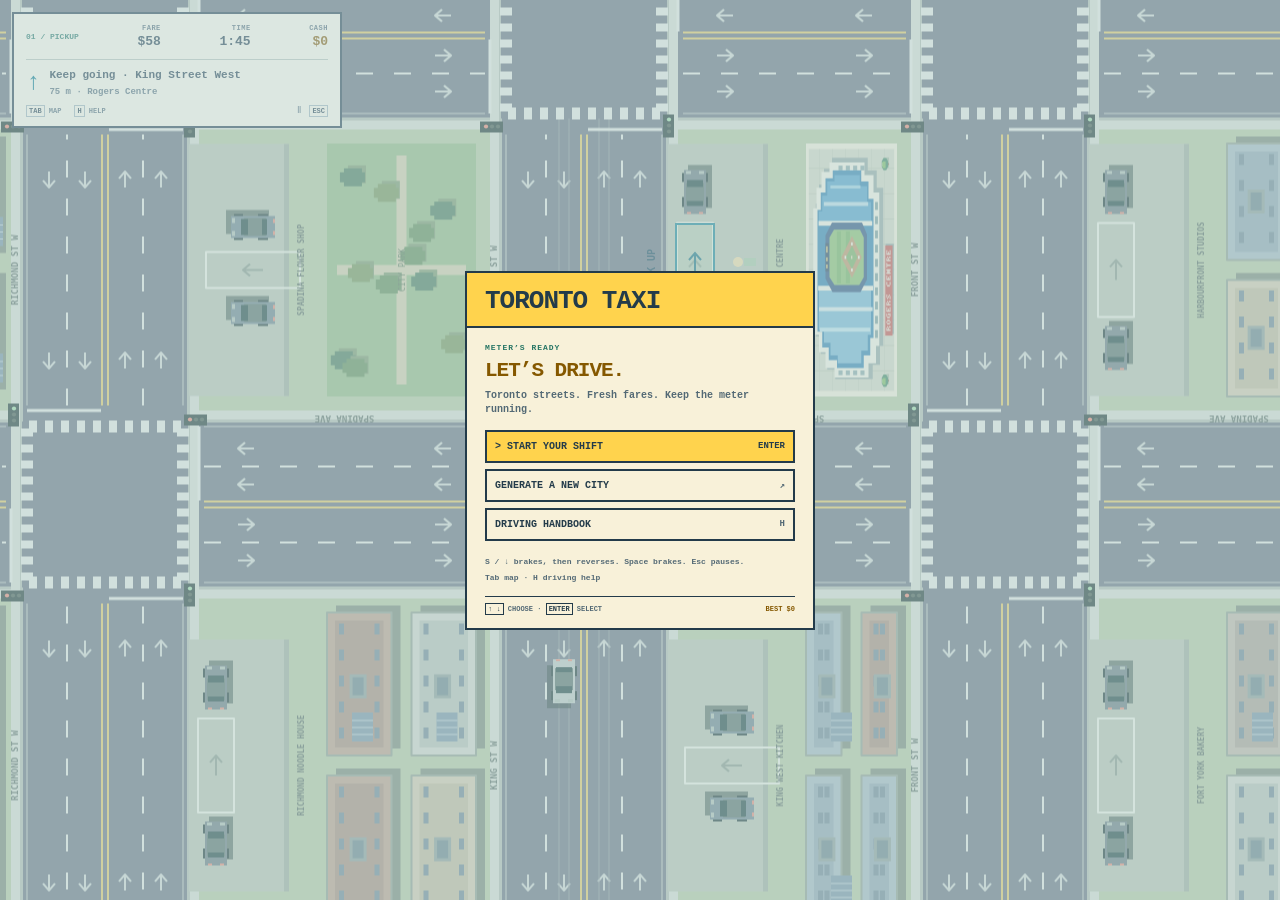
<file: index.html>
<!doctype html>
<html lang="en"><head><meta charset="utf-8"><meta name="viewport" content="width=device-width,initial-scale=1"><meta name="theme-color" content="#fff8e4"><meta name="description" content="A daylight taxi arcade inspired by Toronto. Explore an endless city, pick up fares, and park with care. Play with your keyboard."><title>Toronto Taxi · Endless City Driving</title><link rel="icon" href="data:image/svg+xml,%3Csvg xmlns='http://www.w3.org/2000/svg' viewBox='0 0 64 64'%3E%3Crect x='4' y='16' width='56' height='32' fill='%23ffd35c'/%3E%3Cpath d='M20 16V8h24v8' fill='%23ffe9a1'/%3E%3Cpath d='M12 26h40v12H12' fill='%23203935'/%3E%3C/svg%3E"><link rel="stylesheet" href="style.css?v=toronto-8"></head>
<body>
<header class="top"><div class="brand"><span class="checkers" aria-hidden="true"></span><b>TORONTO TAXI</b><span class="brand-sub">CITY DRIVING</span></div><div class="top-center"><span class="live-dot"></span><span id="district">OLD TOWN</span></div><div class="top-right"><span id="qualityTag">60 FPS</span></div></header>
<main><section class="playfield" aria-label="Taxi driving game">
<canvas id="game" tabindex="0" aria-label="Heading-up Toronto-inspired city. The cab stays centered and faces up while the city turns. W or up accelerates. A and D or left and right steer. S or down brakes and reverses. Space brakes. Escape pauses. Tab shows the map. H opens driving help."></canvas>
<div id="notice" class="notice" aria-live="polite"><span id="noticeTitle"></span><small id="noticeText"></small></div>
<div id="parkingPanel" class="parking-panel hidden"><div id="parkTitle">PULL INTO THE BAY</div><p id="parkHint"></p><div class="park-track"><i id="parkProgress"></i></div></div>
<div class="touch-controls" aria-label="Touch driving controls"><button data-control="left" aria-label="Steer left">←</button><button data-control="right" aria-label="Steer right">→</button><button data-control="brake" aria-label="Brake">■</button><button data-control="down" aria-label="Reverse">↓</button><button data-control="up" aria-label="Accelerate">↑</button></div>
</section>
<aside class="dispatch" aria-label="Current fare and driving directions">
<div class="hud-row"><span id="stage">01 / PICKUP</span><span class="hud-stat"><small>FARE</small><b id="fareValue">$76</b></span><span class="hud-stat"><small>TIME</small><b id="jobTimer">1:45</b></span><span class="hud-stat"><small>CASH</small><b id="cash">$0<span>.00</span></b></span></div>
<div class="nav-prompt"><span id="turnIcon">↗</span><div><b id="nextDirection">Your drive starts here</b><small id="distance">A new fare is waiting.</small></div></div>
<div class="hud-shortcuts"><span><kbd>TAB</kbd> MAP</span><span><kbd>H</kbd> HELP</span><button id="pauseBtn" aria-label="Pause game">Ⅱ <kbd>ESC</kbd></button></div>
</aside>
<section class="map-section" aria-label="Toggleable city map"><div class="section-title"><span>CITY MAP</span><span id="mapHint">YOU ● / FARE ◇</span></div><canvas id="minimap" width="254" height="205" aria-label="City map, taxi position, and route to the active fare"></canvas><div class="map-meta"><span class="clock" id="clock">16:15</span><span id="heat">STEADY STREETS</span><span>CAB <b id="condition">100%</b></span></div><div class="map-caption"><span id="cityLabel">TORONTO / 8427</span><span><kbd>TAB</kbd> CLOSE</span></div></section>
<div class="hud-secondary" hidden><span id="fares">0 fares</span><i id="timerBar"></i><span id="avatar">J</span><h2 id="person">Jules</h2><span id="riderStatus">Waiting for a ride</span><div id="pickupStop" class="stop active"><b id="pickupPlace">Noodle Club</b><span id="pickupStreet">Harbor Street</span></div><div id="dropoffStop" class="stop"><b id="dropoffPlace">Central Arcade</b><span id="dropoffStreet">Harbor Street</span></div><b id="bayType">PARALLEL PARKING</b><small id="bayTip">Face the arrow. Stop inside the bay.</small><i id="conditionBar"></i><span id="hearts">● ● ●</span><span id="sidebarNote">One city. One cab. As long as you can keep going.</span><b id="speed">0</b><span id="gear">D</span><small id="roadLimit">CITY / 45</small></div>
</main><footer><span><kbd>WASD</kbd> / <kbd>↑ ↓ ← →</kbd> DRIVE</span><span><kbd>S / ↓</kbd> BRAKE / REVERSE</span><span><kbd>SPACE</kbd> BRAKE</span><span><kbd>ESC</kbd> PAUSE</span><span><kbd>H</kbd> HANDBOOK</span><span><kbd>L</kbd> LOW POWER</span><span><kbd>R</kbd> UNSTUCK</span><span id="soundLabel"><kbd>M</kbd> SOUND ON</span></footer>
<div id="overlay" class="overlay"><div class="menu-shell" id="menuShell"><div class="menu-left"><div class="menu-eyebrow"><span class="checkers"></span> DAYLIGHT ARCADE</div><h1>TORONTO <em>TAXI</em></h1><p class="menu-description">Endless city driving.</p><div class="menu-art" aria-hidden="true"><div class="speed-lines"></div><svg viewBox="0 0 160 108" shape-rendering="crispEdges"><path fill="#8daeb8" d="M8 53V35h12v18h8V25h16v28h12V39h16v14h6V28h4v-7h-4v-6h6V0h2v15h6v6h-4v7h4v25h8V33h16v20h8V21h12v32h7V39h12v14z"/><path fill="#aec9cc" d="M0 53h160v3H0z"/><g transform="translate(16 51)"><path fill="#070b12" d="M20 12h24v8H20zm64 0h24v8H84zM20 44h24v8H20zm64 0h24v8H84z"/><path fill="#ffe04b" d="M12 20h104v24H12zM20 16h88v32H20z"/><path fill="#e9aa28" d="M28 20h48v24H28z"/><path fill="#2a6670" d="M36 20h16v24H36zm20 0h16v24H56z"/><path fill="#eef5df" d="M48 28h12v8H48zm60-8h8v8h-8zm0 16h8v8h-8z"/><path fill="#ff7185" d="M12 20h4v8h-4zm0 16h4v8h-4z"/><path fill="#eef5df" d="M84 20h4v4h-4zm4 4h4v4h-4zm4-4h4v4h-4zm-8 16h4v4h-4zm4 4h4v4h-4zm4-4h4v4h-4z"/></g></svg></div><div class="menu-stamp">ENDLESS CITY DRIVING <span>TORONTO</span></div></div><div class="menu-right"><div class="menu-kicker" id="menuKicker">METER'S READY</div><h2 id="menuTitle">Start driving.</h2><p id="menuSubtitle">Pick up a fare. Cruise through the city. Ease into the perfect park.</p><div id="menuOptions"></div><div class="menu-controls"><div><kbd>W</kbd><kbd>A</kbd><kbd>S</kbd><kbd>D</kbd><span>/ arrow keys to drive</span></div><p><b>W / ↑</b> accelerates. <b>A D / ← →</b> steers.</p><p><b>S / ↓</b> brakes, then reverses. <b>Space</b> brakes. <b>Esc</b> pauses.</p><p><b>Tab</b> map · <b>H</b> driving help</p></div><div class="menu-bottom"><span><kbd>↑ ↓</kbd> CHOOSE · <kbd>ENTER</kbd> SELECT</span><span id="best">BEST $0</span></div></div></div><div id="handbook" class="handbook hidden"><div class="menu-kicker">DRIVER'S HANDBOOK</div><h2>HOW TO PLAY</h2><div class="handbook-grid"><section><b>01 / FEEL THE CAB</b><p>W or ↑ accelerates. A/D or ←/→ steers. S or ↓ brakes, then reverses. Space brakes. Build speed gently and ease off before turning. Steering reverses naturally when backing up. Your cab stays nose-up on screen as the city turns.</p></section><section><b>02 / EARN THE FARE</b><p>Follow the blue route to the marked bay. Park slowly, line up with the arrow and hold still. Riders get in and out automatically.</p></section><section><b>03 / PARK LIKE A PRO</b><p>Parallel bays have cars on both ends. Approach from the road and ease into the gap. Reverse bays point toward the street: nose out, back in at least a car's half-length.</p></section><section><b>04 / READ THE STREETS</b><p>This Toronto-inspired street layout is simplified for arcade driving. Keep right. Signals cycle red, amber and green. Entering on red costs $12 and 5 seconds. The bottom expressway has two lanes each way and merging slip roads.</p></section><section><b>05 / KEEP ROLLING</b><p>Finish fares for cash, tips and small repairs. Traffic follows morning, lunch and evening traffic waves. Deadlines tighten with each fare. Three missed fares or a wrecked cab ends your drive. There are no levels.</p></section><section><b>06 / KEYBOARD ALL THE WAY</b><p>Tab shows or hides the city map. H opens this handbook. Esc/P pauses. R calls a tow for $15 and 10 seconds. L toggles 30 FPS low power. M toggles sound. Menus use ↑/↓ and Enter. New city generates a new map.</p></section></div><button id="closeHelp">PRESS ENTER TO RETURN <span>↵</span></button></div></div>
<script src="engine.js?v=toronto-8"></script><script src="landmarks.js?v=toronto-8"></script><script src="game.js?v=toronto-8"></script></body></html>
</file>
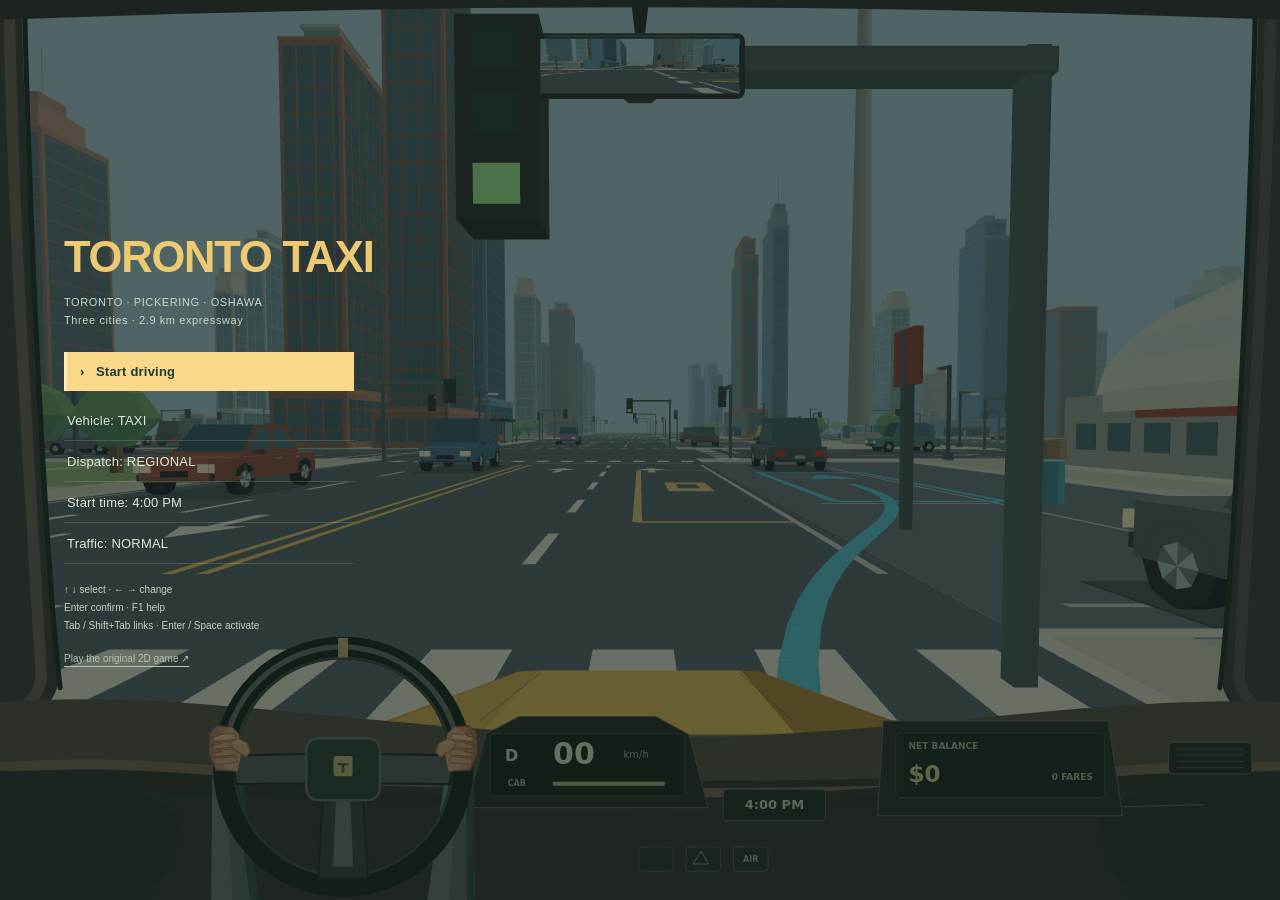
<file: 3d/index.html>
<!doctype html>
<html lang="en"><head><meta charset="utf-8"><meta name="viewport" content="width=device-width,initial-scale=1"><meta name="theme-color" content="#202a29"><title>Toronto Taxi · Driver's Seat</title><link rel="icon" href="data:image/svg+xml,%3Csvg xmlns='http://www.w3.org/2000/svg' viewBox='0 0 64 64'%3E%3Crect y='14' width='64' height='40' rx='12' fill='%23e6b844'/%3E%3Crect x='13' y='20' width='38' height='15' rx='4' fill='%232b4148'/%3E%3C/svg%3E"><link rel="stylesheet" href="style.css?v=spatial-24"></head>
<body><main id="game" aria-label="Toronto Taxi three dimensional keyboard driving game"><canvas id="world" aria-hidden="true"></canvas><canvas id="interior" aria-hidden="true"></canvas>
<div id="hud" hidden><div class="dispatch"><div class="eyebrow" id="stage">PICKUP 01</div><div class="destination" id="destination"></div><div class="sub"><span id="distance"></span><span id="timer"></span><span id="chances"></span></div></div><div id="navigation"><span id="nav-arrow">↑</span><div><b id="nav-action">Follow the blue line</b><small id="street"></small></div></div><div id="parking" hidden><strong id="parking-title"></strong><span id="parking-detail"></span><i><em id="park-progress"></em></i></div><div id="toast" role="status" aria-live="polite" hidden><b></b><span></span></div><div id="hint">WASD / arrows · Space brake · Q/E look · C rear · Esc pause</div><span id="look-label" hidden>REARWARD GLANCE · RELEASE C TO FACE FORWARD</span></div>
<section id="menu" aria-label="Game menu"><div class="panel"><h1>TORONTO TAXI</h1><p class="region-tagline">TORONTO · PICKERING · OSHAWA<br>Three cities · 2.9 km expressway</p><p id="menu-description">Take the wheel in downtown Toronto.<br>Read the lights. Find your gap. Make the fare.</p><div id="menu-buttons"></div><p class="menu-keys">↑ ↓ select · ← → change<br>Enter confirm · F1 help<br>Tab / Shift+Tab links · Enter / Space activate</p><a href="https://greenkeewi.github.io/night-shift-taxi/">Play the original 2D game ↗</a></div><div class="edition"><span id="seed-label"></span></div></section>
<section id="handbook" hidden aria-label="Driving handbook"><div class="panel wide"><div class="eyebrow">YOUR FIRST SHIFT</div><h2>Keep it smooth.</h2><div class="guide-grid"><div><b>01 · Take the wheel</b><p>W / ↑ accelerates. A D / ← → steer.<br>S / ↓ brakes, then reverses. Space brakes.<br>Q / E glance left / right. Hold C to look behind.<br>Hold Shift with the pedals for slow, precise control.<br>Tap steering for fine corrections; hold for a tighter turn.</p></div><div><b>02 · Follow the lane</b><p>Blue arrows lead to your rider. Amber arrows lead to their destination. Stop before red signals. A right turn on red needs a full stop and a clear crossing. Cars use two lanes in each direction.</p></div><div><b>03 · Pull in neatly</b><p>Match the bay’s arrow, center the cab and stop. Watch the parking guide near a bay. Reverse bays need a real backward approach; look behind with C.<br>Bus: approach each green stop forward, straighten up and hold still until boarding finishes.</p></div><div><b>04 · Keep the shift going</b><p>Earn fares and tips. Each delivery repairs your cab. Three missed calls or an empty condition gauge ends the shift. Choose your starting time and traffic level on the title screen. Fines can put your net balance below zero.</p></div></div><p class="controls">Tab regional map · Esc / P pause · F1 help · H horn · R roadside assist ($15) · L low power · M sound</p><p>All menus work with the keyboard. Stylized GTA corridor: Toronto, Pickering and Oshawa. Choose Regional, Intercity or Local taxi dispatch, or bus service 509 / 900. Spadina feeds the western Toronto ramps. Other avenues pass beneath the curved viaduct. Use the outer collectors for city exits; move between express and collectors only at the marked openings. The geography is fictional, not a street map.</p><button id="close-guide">Enter · Back to driving</button></div></section>
<section id="map-panel" hidden><div class="map-head"><b>GTA LAKESHORE · DISPATCH MAP</b><span>Tab / Esc to close · Shift paused</span></div><canvas id="map"></canvas></section>
<section id="unsupported" hidden><div class="panel"><div class="eyebrow">THE CAB NEEDS A DIFFERENT ENGINE</div><h2>3D isn’t available here.</h2><p id="error-copy">This browser couldn’t start WebGL. Try a browser with hardware acceleration enabled, or play the lightweight 2D edition.</p><a class="button" href="https://greenkeewi.github.io/night-shift-taxi/">Open the 2D game</a></div></section><noscript><p class="noscript">JavaScript is needed to drive this cab.</p></noscript></main>
<script src="spatial.js?v=spatial-24"></script><script src="highway.js?v=spatial-24"></script><script src="roads.js?v=spatial-24"></script><script src="region.js?v=spatial-24"></script><script src="engine3d.js?v=spatial-24"></script><script src="renderer.js?v=spatial-24"></script><script src="aircraft.js?v=spatial-24"></script><script src="software.js?v=spatial-24"></script><script src="city.js?v=spatial-24"></script><script src="regional-scene.js?v=spatial-24"></script><script src="cockpit.js?v=spatial-24"></script><script src="audio.js?v=spatial-24"></script><script src="game.js?v=spatial-24"></script></body></html>
</file>
<file: style.css>
:root{--ink:#233b4a;--dark:#f8f1d9;--deep:#fff9e8;--cream:#233b4a;--muted:#536975;--yellow:#855800;--cab:#ffd34d;--mint:#267564;--line:#233b4a;--red:#b54443;font-family:'Courier New',ui-monospace,monospace;color:var(--ink);background:var(--dark);font-synthesis:none;font-weight:700;color-scheme:light}
*{box-sizing:border-box}body{margin:0;height:100dvh;overflow:hidden}button{font:inherit;cursor:pointer;border-radius:0}button:focus-visible{outline:3px solid #2776a3;outline-offset:3px}kbd{font:inherit;font-size:9px;border:1px solid var(--line);padding:1px 3px;white-space:nowrap;color:var(--cream)}button kbd{margin-left:7px}.hidden{display:none!important}canvas{image-rendering:pixelated;image-rendering:crisp-edges}
.top{height:36px;display:flex;align-items:center;justify-content:space-between;padding:0 12px;border-bottom:2px solid var(--line);gap:12px;background:var(--cab)}.brand{display:flex;gap:8px;align-items:center;font-size:15px;letter-spacing:1px;color:var(--ink)}.brand-sub{display:none}.checkers{display:inline-block;width:16px;height:16px;background:conic-gradient(var(--ink) 25%,transparent 0 50%,var(--ink) 0 75%,transparent 0);background-size:8px 8px;flex-shrink:0}.top-center{display:flex;align-items:center;gap:7px;font-size:9px;letter-spacing:1px;color:var(--muted)}.live-dot{width:5px;height:5px;background:var(--mint);display:inline-block}.top-right{display:flex;align-items:center;gap:15px}.clock{font-size:15px;color:var(--ink);font-variant-numeric:tabular-nums}#qualityTag{font-size:8px;color:var(--muted)}.top button{border:0;background:transparent;color:var(--cream);font-size:12px;padding:4px}
main{height:calc(100dvh - 62px);display:grid;grid-template-columns:minmax(0,1fr) 240px}.playfield{position:relative;overflow:hidden;min-height:0;background:#b9d2d8}#game{display:block;width:100%;height:100%;outline:none}.world-label{position:absolute;top:10px;left:12px;font-size:8px;color:var(--ink);letter-spacing:1px;pointer-events:none;display:flex;gap:6px;align-items:center;background:var(--deep);padding:4px 6px;border:2px solid var(--line)}.world-label-right,.tiny-square{display:none}
.dispatch{background:var(--dark);border-left:2px solid var(--line);padding:14px 12px;overflow:auto;scrollbar-width:thin;scrollbar-color:var(--line) var(--dark);z-index:2}.dispatch-heading,.sidebar-note{display:none}.earnings{padding:0 0 14px;border-bottom:2px solid var(--line)}.earnings>span{font-size:9px;letter-spacing:1px;color:var(--muted)}.earnings>b{display:block;font-size:36px;line-height:1.1;letter-spacing:-1px;color:var(--yellow);font-variant-numeric:tabular-nums;margin:5px 0 7px}.earnings>b span{display:none}.earnings>div{display:flex;justify-content:space-between;align-items:center;font-size:9px;gap:6px}.earnings>div>span:last-child{font-size:8px;color:var(--mint);text-align:right}.job-card{padding:13px 0 0}.eyebrow{display:flex;justify-content:space-between;align-items:center;font-size:9px;letter-spacing:1px;color:var(--yellow)}.eyebrow>span:last-child{font-size:23px;letter-spacing:0;line-height:1;color:var(--cream)}.timer-track,.condition-track{height:5px;background:#c8d3c9;margin-top:8px;overflow:hidden}.timer-track i,.condition-track i{display:block;height:100%;width:100%;background:var(--mint)}.rider{display:flex;align-items:center;gap:7px;margin:13px 0}.avatar{display:none}.rider h2{font-size:13px;margin:0 0 3px}.rider div>span{font-size:8px;color:var(--muted)}.fare-value{margin-left:auto;color:var(--yellow);font-size:16px}.stops{padding:0}.stop{position:relative;display:flex;gap:9px;padding:0 0 12px}.stop>i{width:6px;height:6px;border:2px solid var(--muted);margin-top:4px;flex-shrink:0}.stop.active>i{background:var(--mint);border-color:var(--mint)}.stop small{display:block;font-size:8px;letter-spacing:1px;color:var(--muted);margin-bottom:4px}.stop b{display:block;font-size:11px;margin-bottom:3px;line-height:1.25}.stop span{font-size:8px;color:var(--muted)}.stop.active b{color:var(--mint)}.parking-type{display:flex;gap:7px;padding:10px 0;border-top:1px solid var(--line);border-bottom:2px solid var(--line)}.parking-type>span{color:var(--yellow);font-size:16px}.parking-type b{display:block;font-size:9px;margin-bottom:4px;color:var(--yellow)}.parking-type small{font-size:9px;display:block;color:var(--muted);line-height:1.5}.map-section{margin-top:13px}.section-title{display:flex;justify-content:space-between;font-size:8px;letter-spacing:1px;color:var(--muted)}.section-title>span:last-child{font-size:7px;letter-spacing:0}#minimap{display:block;width:100%;height:auto;max-height:165px;background:#b9d2d8;margin-top:7px;border:2px solid var(--line)}.map-legend{display:none}.cab-status{margin-top:14px}.cab-status>div:first-child,.trust{display:flex;justify-content:space-between;font-size:9px;letter-spacing:.5px;color:var(--muted)}.cab-status b{font-size:10px;color:var(--cream)}.condition-track{margin-top:6px;height:5px}.trust{margin-top:12px;align-items:center}.trust>span:last-child{color:var(--red);letter-spacing:3px;font-size:12px}
footer{height:26px;background:var(--deep);border-top:2px solid var(--line);color:var(--muted);display:flex;align-items:center;justify-content:center;padding:0 12px;gap:15px;font-size:8px;letter-spacing:.2px}footer kbd{margin-right:3px}
.speedometer{position:absolute;left:12px;bottom:14px;color:var(--cream);background:var(--deep);padding:7px 9px;min-width:100px;border:2px solid var(--line);display:flex;align-items:center;gap:12px;pointer-events:none}.speedometer>div{display:flex;align-items:baseline;gap:4px}.speedometer b{font-size:27px;line-height:1;letter-spacing:-1px}.speedometer span{font-size:8px;color:var(--muted)}.speedometer>span{color:var(--yellow);font-size:13px}.speedometer small{display:none}.nav-prompt{position:absolute;bottom:14px;left:122px;display:flex;align-items:center;gap:9px;color:var(--cream);padding:7px 11px;background:var(--deep);border:2px solid var(--line);max-width:calc(100% - 136px);pointer-events:none;min-height:45px}.nav-prompt>span{font-size:25px;line-height:1;color:var(--mint)}.nav-prompt b{display:block;font-size:11px;line-height:1.2}.nav-prompt small{display:block;font-size:9px;color:var(--muted);margin-top:4px}.notice{position:absolute;left:50%;top:38px;transform:translateX(-50%);background:var(--deep);color:var(--cream);padding:10px 14px;border:2px solid var(--yellow);max-width:460px;width:max-content;opacity:0;pointer-events:none}.notice.show{opacity:1}.notice>span{font-size:11px;letter-spacing:.5px;color:var(--yellow);display:block}.notice small{font-size:10px;display:block;margin-top:5px;max-width:340px;line-height:1.5}.notice.bad{border-color:var(--red)}.notice.bad>span{color:var(--red)}.notice.good{border-color:var(--mint)}.notice.good>span{color:var(--mint)}.parking-panel{position:absolute;left:50%;bottom:82px;transform:translateX(-50%);background:var(--deep);border:2px solid var(--mint);color:var(--cream);padding:10px 14px;width:325px;max-width:90%;text-align:center;pointer-events:none}.parking-panel>div:first-child{font-size:11px;letter-spacing:1px;color:var(--mint)}.parking-panel p{font-size:10px;margin:7px 0;line-height:1.5}.park-track{height:6px;background:var(--line)}.park-track i{height:100%;background:var(--yellow);display:block;width:0}
.overlay{position:fixed;inset:36px 0 26px;background:#bdd8dcdd;z-index:5;display:flex;align-items:center;justify-content:center;padding:24px;overflow:auto}.menu-shell{display:grid;grid-template-columns:260px 1fr;max-width:660px;width:100%;border:3px solid var(--line);background:var(--dark)}.menu-left{padding:26px 24px;position:relative;overflow:hidden;display:flex;flex-direction:column;border-right:2px solid var(--line);background:#d6e7e7}.menu-eyebrow{font-size:9px;letter-spacing:1px;display:flex;align-items:center;gap:9px;color:var(--mint)}.menu-left h1{font-size:42px;line-height:1;letter-spacing:-2px;margin:28px 0 12px;font-weight:900;color:var(--ink)}.menu-left h1 em{font-style:normal;font-size:68px;letter-spacing:-3px;color:var(--ink)}.menu-description{font-size:10px;line-height:1.6;color:var(--muted);margin:0 0 18px}.menu-stamp,.speed-lines{display:none}.menu-art{height:135px;margin:auto 0 0}.menu-art svg{display:block;width:100%;height:100%;shape-rendering:crispEdges}.menu-right{padding:25px 24px;display:flex;flex-direction:column}.menu-kicker{font-size:9px;color:var(--mint);letter-spacing:1px}.menu-right h2{font-size:28px;letter-spacing:-1px;margin:10px 0;text-transform:uppercase;color:var(--yellow)}.menu-right>p{font-size:10px;line-height:1.6;color:var(--muted);margin:0 0 18px}.menu-option{width:100%;border:2px solid var(--line);background:transparent;display:flex;justify-content:space-between;align-items:center;padding:11px 10px;margin-bottom:7px;color:var(--cream);font-size:11px;text-align:left;text-transform:uppercase;gap:10px}.menu-option.selected{background:var(--cab);color:var(--ink);border-color:var(--line)}.menu-option.selected>span:first-child:before{content:'> '}.menu-option .option-key{font-size:9px;color:var(--muted)}.menu-option.selected .option-key{color:var(--ink)}.menu-controls{margin-top:11px;color:var(--muted);font-size:9px;line-height:1.6}.menu-controls>div{display:flex;align-items:center;gap:3px}.menu-controls kbd{font-size:9px;padding:1px 3px}.menu-controls>div span{margin-left:4px}.menu-controls p{margin:7px 0}.menu-bottom{display:flex;justify-content:space-between;align-items:center;gap:10px;font-size:8px;border-top:1px solid var(--line);margin-top:10px;padding-top:12px;color:var(--muted)}.menu-bottom kbd{font-size:7px;padding:1px 2px}#best{color:var(--yellow);white-space:nowrap}
.handbook{background:var(--dark);border:3px solid var(--line);max-width:760px;padding:26px;width:100%;max-height:100%;overflow:auto}.handbook h2{font-size:28px;letter-spacing:-1px;margin:10px 0 22px;color:var(--yellow);text-transform:uppercase}.handbook-grid{display:grid;grid-template-columns:1fr 1fr;gap:21px}.handbook-grid b{font-size:10px;color:var(--mint)}.handbook-grid p{font-size:11px;line-height:1.7;color:var(--muted);margin:8px 0 0}.handbook button{width:100%;background:var(--cab);border:2px solid var(--line);color:var(--ink);padding:13px;text-align:left;font-size:11px;margin-top:24px}.handbook button span{float:right}.touch-controls{display:none}
@media(max-height:760px) and (min-width:761px){.dispatch{padding-top:10px}.earnings{padding-bottom:10px}.earnings>b{font-size:30px}.job-card{padding-top:10px}.rider{margin:10px 0}.stop{padding-bottom:9px}.parking-type{padding:8px 0}.map-section{margin-top:10px}#minimap{height:120px}.cab-status{margin-top:10px}.trust{margin-top:9px}}
@media(max-height:620px) and (min-width:761px){.dispatch{padding-top:8px}.earnings>b{font-size:25px;margin:3px 0 5px}.rider{margin:8px 0}.stop span,.rider div>span{display:none}.parking-type{padding:7px 0}#minimap{height:95px}.menu-left h1{font-size:42px;margin-top:18px}.menu-shell{max-width:650px}.menu-left,.menu-right{padding-top:18px;padding-bottom:18px}.menu-right>p{margin-bottom:10px}.menu-controls{margin-top:4px}.menu-option{padding:9px}}
@media(max-width:1100px){footer span:nth-child(n+6){display:none}}
@media(max-width:1000px){.top-center{display:none}footer{gap:13px}.nav-prompt b{font-size:10px}}
@media(max-width:760px){.top{padding:0 10px}.brand{font-size:13px}.top-right{gap:10px}#qualityTag{display:none}main{grid-template-columns:1fr;grid-template-rows:minmax(180px,1fr) 144px}.dispatch{padding:9px 10px;display:grid;grid-template-columns:102px minmax(0,1fr);grid-template-rows:1fr;gap:12px;border-left:0;border-top:2px solid var(--line);overflow:hidden}.earnings{padding:0;border:0}.earnings>span{font-size:8px}.earnings>b{font-size:29px;margin:5px 0}.earnings>div{display:block;line-height:1.7;font-size:8px}.earnings>div span{display:block}.earnings>div>span:last-child{text-align:left;font-size:7px}.job-card{padding:0}.eyebrow{font-size:8px}.eyebrow>span:last-child{font-size:18px}.timer-track{margin-top:5px;height:3px}.rider{margin:7px 0}.rider h2{font-size:10px}.rider div>span{display:none}.fare-value{font-size:12px}.stops{display:flex;gap:8px}.stop{padding:0;gap:5px;flex:1}.stop small{font-size:7px;margin-bottom:3px}.stop b{font-size:9px}.stop span{display:none}.stop>i{width:5px;height:5px;margin-top:2px}.parking-type{padding:5px 0 0;border:0;gap:5px}.parking-type>span{display:none}.parking-type b{font-size:7px;display:inline;margin-right:5px}.parking-type small{font-size:8px;display:inline}.map-section{display:none}.cab-status{position:absolute;right:10px;bottom:29px;display:flex;gap:10px;margin:0;font-size:8px}.cab-status>div:first-child{font-size:7px;gap:5px;align-items:center}.cab-status b{font-size:8px}.condition-track{display:none}.trust{margin:0;font-size:7px;gap:5px}.trust>span:last-child{font-size:8px;letter-spacing:1px}footer{justify-content:flex-start;padding:0 8px;gap:10px;font-size:7px}footer span:nth-child(n+5){display:none}footer kbd{font-size:7px}.world-label{top:8px;left:8px;font-size:7px}.speedometer{bottom:10px;left:8px;min-width:85px;padding:6px;gap:8px}.speedometer b{font-size:23px}.nav-prompt{bottom:10px;left:101px;max-width:calc(100% - 109px);padding:6px 8px;gap:7px;min-height:39px}.nav-prompt b{font-size:9px}.nav-prompt small{font-size:8px}.nav-prompt>span{font-size:21px}.notice{top:34px;max-width:calc(100% - 16px);padding:8px 10px}.notice>span{font-size:9px}.notice small{font-size:9px}.parking-panel{bottom:66px;width:280px;padding:8px 10px}.parking-panel>div:first-child{font-size:10px}.parking-panel p{font-size:9px}.overlay{padding:14px}.menu-shell{grid-template-columns:1fr;max-width:390px}.menu-left{padding:17px 20px 14px;border-right:0;border-bottom:2px solid var(--line);display:block}.menu-eyebrow{font-size:8px}.menu-left h1{font-size:31px;letter-spacing:-1px;margin:12px 0 0}.menu-left h1 br{display:none}.menu-left h1 em{margin-left:8px;font-size:31px;letter-spacing:-1px}.menu-description{font-size:9px;margin:8px 0 0}.menu-art{display:none}.menu-right{padding:19px 20px}.menu-right h2{font-size:25px;margin:8px 0}.menu-right>p{margin-bottom:12px}.menu-controls{margin-top:7px}.menu-bottom{padding-top:10px;font-size:7px}.handbook{padding:21px}.handbook h2{font-size:22px}.handbook-grid{grid-template-columns:1fr;gap:17px}}
@media(max-width:420px){footer span:nth-child(2){display:none}.cab-status{gap:6px}.trust>span:first-child{display:none}.menu-left h1{font-size:28px}.menu-left h1 em{font-size:28px}.top-right{gap:6px}.brand{font-size:12px}footer{gap:8px}}
@media(pointer:coarse){.touch-controls{position:absolute;bottom:66px;left:8px;right:8px;display:flex;gap:8px;justify-content:space-between}.touch-controls button{background:var(--deep);border:2px solid var(--line);color:var(--cream);width:42px;height:42px;font-size:20px;touch-action:none}.touch-controls button:nth-child(3){margin-left:auto}.parking-panel{bottom:121px}.playfield{touch-action:none}}

/* Full-screen driving: one compact, keyboard-first fare HUD. */
.top,body>footer,.world-label,.speedometer,.hud-secondary{display:none!important}
main{position:fixed;inset:0;display:block;width:100%;height:100dvh}
.playfield{position:absolute;inset:0;width:100%;height:100%;min-height:0}
.dispatch{position:absolute;top:12px;left:12px;display:block;width:330px;max-width:calc(100% - 24px);padding:10px 12px;border:2px solid var(--line);background:var(--deep);overflow:visible;z-index:2}
.hud-row{display:flex;align-items:center;justify-content:space-between;gap:9px;font-size:9px;line-height:1.15}
#stage{font-size:8px;color:var(--mint);white-space:nowrap}
.hud-stat{display:flex;flex-direction:column;gap:3px;align-items:flex-end;font-variant-numeric:tabular-nums;white-space:nowrap}
.hud-stat small{font-size:7px;color:var(--muted);letter-spacing:.5px}
.hud-stat b{font-size:13px;color:var(--ink)}
.hud-stat #cash{color:var(--yellow)}
#cash>span{display:none}
.nav-prompt{position:static;display:flex;gap:9px;max-width:none;min-height:0;margin:9px 0 0;padding:8px 0 0;border:0;border-top:1px solid #bbc4b7;background:transparent}
.nav-prompt>span{flex:none;font-size:24px;color:#007589}
.nav-prompt>div{min-width:0}
.nav-prompt b{font-size:11px;line-height:1.35;overflow-wrap:anywhere}
.nav-prompt small{font-size:9px;line-height:1.35;margin-top:3px}
.hud-shortcuts{display:flex;align-items:center;gap:13px;margin-top:9px;font-size:7px;line-height:1;color:var(--muted)}
.hud-shortcuts kbd{font-size:7px;padding:1px 2px;border-color:#a4b4b8}
#pauseBtn{margin-left:auto;padding:0;border:0;background:none;color:var(--muted);font-size:9px}
#pauseBtn kbd{margin-left:3px}
.map-section{display:none;position:absolute;top:12px;right:12px;width:258px;max-width:calc(100% - 24px);margin:0;padding:10px;border:2px solid var(--line);background:var(--deep);z-index:3}
body.show-map .map-section{display:block}
#minimap{width:100%;height:auto;max-height:none;margin-top:8px;border:1px solid var(--line)}
.map-caption{display:flex;justify-content:space-between;gap:8px;margin-top:8px;font-size:7px;color:var(--muted)}
.map-caption kbd{font-size:7px}
.notice{top:auto;bottom:20px;max-width:calc(100% - 24px);z-index:3}
.parking-panel{bottom:88px;z-index:3}
.overlay{inset:0;padding:16px;background:#bdd8dc88}
.menu-shell{display:block;max-width:350px;width:100%;max-height:calc(100dvh - 32px);overflow:auto;border:2px solid var(--line)}
.menu-left{display:block;padding:15px 18px 12px;border-right:0;border-bottom:2px solid var(--line);background:var(--cab)}
.menu-left h1{font-size:26px;letter-spacing:-1px;line-height:1;margin:0;color:var(--ink)}
.menu-left h1 em{font-size:26px;letter-spacing:-1px;margin:0;color:var(--ink)}
.menu-eyebrow,.menu-description,.menu-art,.menu-stamp{display:none}
.menu-right{padding:15px 18px}
.menu-kicker{font-size:8px}
.menu-right h2{font-size:21px;margin:7px 0}
.menu-right>p{font-size:10px;line-height:1.45;margin-bottom:12px}
.menu-option{padding:9px 8px;font-size:10px;margin-bottom:6px}
.menu-controls{margin-top:5px;font-size:8px;line-height:1.5}
.menu-controls>div,.menu-controls>p:first-of-type{display:none}
.menu-controls p{margin:4px 0}
.menu-bottom{font-size:7px;padding-top:8px;margin-top:8px}
.handbook{max-height:calc(100dvh - 32px)}
@media(max-width:640px){.dispatch{top:8px;left:8px;max-width:calc(100% - 16px);width:316px;padding:8px 10px}.map-section{top:150px;right:8px;max-width:calc(100% - 16px);width:245px}.nav-prompt b{font-size:10px}.nav-prompt small{font-size:8px}.hud-row{gap:7px}.notice{bottom:14px}.parking-panel{bottom:82px}.menu-left h1,.menu-left h1 em{font-size:25px}.handbook-grid{grid-template-columns:1fr}}
@media(pointer:coarse){.touch-controls{bottom:12px}.notice{bottom:68px}.parking-panel{bottom:136px}}

.map-meta{display:flex;justify-content:space-between;gap:8px;margin-top:8px;font-size:8px;color:var(--ink)}

/* Native-resolution composition permits continuous subpixel camera motion. */
#game{image-rendering:auto}
</file>
<file: 3d/style.css>
*{box-sizing:border-box}html,body{margin:0;width:100%;height:100%;overflow:hidden;background:#263b40;color:#fff;font-family:Arial,Helvetica,sans-serif}button,a{font:inherit}button{cursor:pointer}#game,#world,#interior,#hud,#menu,#handbook,#unsupported{position:absolute;inset:0}canvas{display:block;width:100%;height:100%}#interior{pointer-events:none}#hud{pointer-events:none} [hidden]{display:none!important}.dispatch{position:absolute;left:25px;top:24px;max-width:310px;padding:14px 18px;background:#20302de8;border-radius:3px;border-left:3px solid #e8c155;box-shadow:0 5px 20px #122c2a15}.eyebrow{font-size:10px;font-weight:700;letter-spacing:2px;color:#c8e0d3}.destination{font-size:20px;font-weight:600;line-height:1.2;margin:7px 0 9px;max-width:280px}.sub{display:flex;gap:15px;font-size:11px;color:#d5dfd8}.sub #timer{color:#f0ce7b}.sub #chances{letter-spacing:2px}#navigation{position:absolute;right:26px;top:28px;display:flex;gap:12px;padding:11px 14px;background:#20302de8;border-radius:3px;max-width:285px;align-items:center}#nav-arrow{font-size:27px;color:#f0ce7b;width:27px;text-align:center}#navigation b{font-size:12px}#navigation small{display:block;font-size:10px;margin-top:5px;color:#cfdbd4}#hint{position:absolute;bottom:7px;left:50%;transform:translateX(-50%);font-size:10px;letter-spacing:.25px;white-space:nowrap;color:#d1d8d080}#parking{position:absolute;top:20%;left:50%;transform:translateX(-50%);background:#20302df0;border:1px solid #819d9288;border-radius:4px;padding:11px 16px;text-align:center;min-width:265px}#parking strong{display:block;font-size:12px;color:#f2d36e}#parking span{display:block;margin-top:5px;font-size:11px;color:#e2e8db}#parking i{display:block;width:100%;height:3px;margin-top:10px;background:#73837944}#parking em{display:block;height:100%;width:0;background:#84dabc}#toast{position:absolute;left:50%;bottom:29%;transform:translateX(-50%);background:#173a35ee;border:1px solid #88a99c66;padding:11px 18px;border-radius:3px;text-align:center;max-width:440px}#toast b{display:block;font-size:11px;letter-spacing:1.1px;color:#ffe1a0}#toast span{display:block;font-size:11px;margin-top:5px;color:#d8e3dc}#look-label{position:absolute;left:50%;bottom:24%;transform:translateX(-50%);padding:7px 10px;font-size:10px;background:#172927aa;letter-spacing:1px;white-space:nowrap}#menu{background:linear-gradient(90deg,#162929cb,#16292944 46%,transparent 75%);display:flex;align-items:center;padding:4vw} .panel{max-width:450px;padding:28px 32px;background:#192b2aea;border:1px solid #acc3b322;border-radius:5px;box-shadow:0 15px 70px #0a1b2633}#menu .panel{background:transparent;border:0;box-shadow:none;padding:20px 10px;max-width:520px}h1{font-size:clamp(48px,7vw,90px);letter-spacing:-3px;line-height:.92;margin:22px 0 22px;font-weight:900}h1 span{color:#f0c55b}h1 small{display:block;font-size:13px;letter-spacing:5px;line-height:1.5;margin-top:19px;font-weight:500}h2{font-size:32px;margin:12px 0 22px;letter-spacing:-1px}p{font-size:13px;line-height:1.65;color:#c8d5ce}#menu-description{margin-bottom:26px}#menu-buttons{display:grid;gap:7px;max-width:285px}button,.button{color:#e1e9df;border:1px solid #82978f66;border-radius:2px;background:#223933e6;padding:12px 16px;text-align:left;font-size:13px;letter-spacing:.4px;text-decoration:none;display:block}button.selected,button:focus-visible,button:hover,.button:hover{color:#253d37;background:#edca72;border-color:#edca72;outline:0}button.selected::before{content:'›';display:inline-block;width:18px;margin-left:-3px;font-weight:800}a{color:#c7d5c8;font-size:11px;text-underline-offset:4px}.menu-keys{font-size:10px;color:#a9bcb0;line-height:1.8;margin:20px 0 18px}.edition{position:absolute;right:26px;bottom:26px;font-size:10px;letter-spacing:1.5px;text-align:right;color:#d5e2d2}.edition span{display:block;margin-top:7px;font-size:9px;opacity:.65}#handbook,#unsupported{display:grid;place-items:center;background:#122e3288;backdrop-filter:blur(3px);padding:22px}.wide{max-width:720px}.guide-grid{display:grid;grid-template-columns:1fr 1fr;gap:12px 25px}.guide-grid b{font-size:12px;color:#edca72}.guide-grid p{font-size:12px;margin-top:7px}.controls{font-size:11px!important;border-top:1px solid #819d9233;padding-top:13px}#close-guide{margin-top:15px;background:#edca72;color:#20322c}#map-panel{position:absolute;inset:8% 17%;background:#132d2bed;padding:20px;border:1px solid #abc2b055;border-radius:5px}.map-head{display:flex;justify-content:space-between;gap:10px;font-size:11px;color:#e9ce87}.map-head span{font-size:10px;color:#b7cabc}#map{height:calc(100% - 28px);margin-top:15px}.noscript{position:absolute;inset:40% 20%;background:#112c28;padding:30px}#unsupported{z-index:100}.paused #hud .dispatch,.paused #hud #navigation{opacity:.2}@media(max-width:760px){.dispatch{top:14px;left:12px;padding:10px 12px;max-width:235px}.destination{font-size:16px}.eyebrow{font-size:9px}#navigation{right:12px;top:14px;max-width:175px;padding:8px;gap:5px}#navigation b{font-size:10px}#navigation small{font-size:9px}#nav-arrow{font-size:22px}#hint{font-size:8px;bottom:4px}.guide-grid{gap:8px 17px}.panel{padding:20px}#map-panel{inset:9% 6%}#toast{width:300px;bottom:28%}.edition{font-size:8px;right:12px;bottom:15px}}@media(max-width:500px){#navigation{top:115px;right:12px;max-width:165px}#parking{top:30%;min-width:235px}.guide-grid{grid-template-columns:1fr;gap:2px}.guide-grid p{font-size:11px}.wide{max-height:94%;overflow:auto}#menu{padding:20px}h1{font-size:58px}#hint{font-size:7px;letter-spacing:-.1px}.dispatch{max-width:230px}}

/* Compact game menus: one title, driving settings, one primary action. */
#menu{background:#15201b9c;padding:5vw;align-items:center}
#menu .panel{padding:0;max-width:360px;width:100%;background:none;border:0;border-radius:0;box-shadow:none}
#menu h1{font-size:clamp(27px,3.4vw,44px);letter-spacing:-1.2px;line-height:1.1;margin:0 0 28px;color:#edca72;white-space:nowrap}
#menu[data-mode="title"] #menu-description{display:none}
#menu-description{margin:0 0 20px;font-size:12px;line-height:1.6}
#menu-buttons{max-width:290px;gap:1px}
#menu-buttons button{border:0;border-bottom:1px solid #bbcfbd33;border-radius:0;background:transparent;color:#dfE7db;padding:12px 3px;font-size:13px;letter-spacing:.2px;box-shadow:none}
#menu-buttons button.selected,#menu-buttons button:focus-visible,#menu-buttons button:hover{background:#c4d4bb17;color:#f6d783;outline:none}
#menu-buttons button:first-child{background:#edca72;color:#22392d;padding:12px 16px;margin-bottom:9px;border:0;font-weight:700}
#menu-buttons button:first-child.selected{background:#f9d989;box-shadow:inset 3px 0 #fff0b1}
#menu-buttons button.selected::before{width:16px;margin-left:0}
#menu .menu-keys{margin:17px 0 13px;font-size:10px;line-height:1.8;color:#c6d2c2}
#menu a{font-size:10px;color:#b3c2b4}
#menu .edition{display:none}
#handbook,#unsupported{backdrop-filter:none;background:#101c18cf}
#handbook .panel{box-shadow:none;border-radius:0;border:0;background:#1b2b23}
@media(max-height:580px){#menu h1{margin-bottom:15px}#menu .menu-keys{margin:12px 0 8px}#menu-buttons button{padding-top:9px;padding-bottom:9px}}

#menu .region-tagline{margin:-17px 0 22px;font-size:11px;line-height:1.7;color:#c8d7c6;letter-spacing:.6px}#menu:not([data-mode="title"]) .region-tagline{display:none}
</file>
